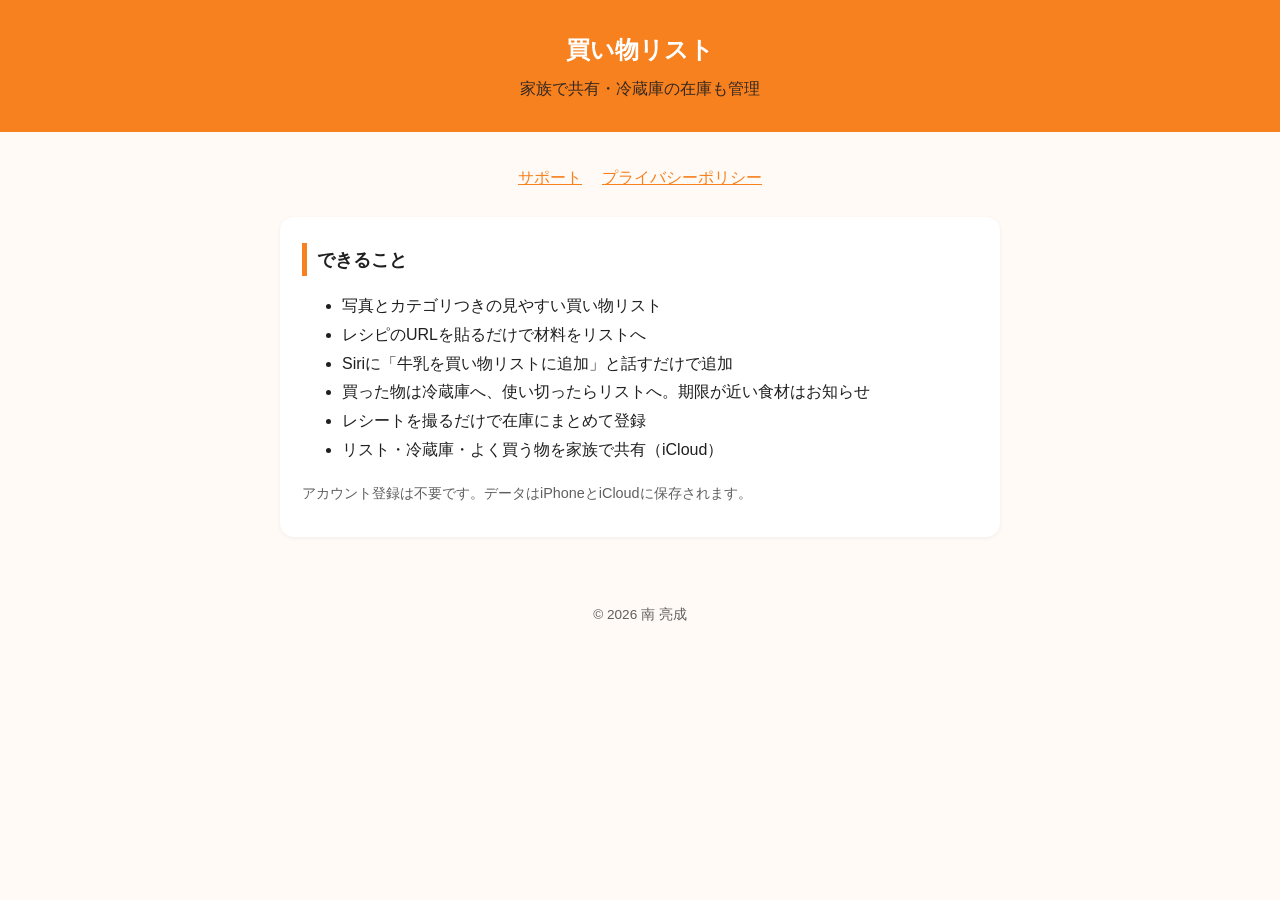
<file: index.html>
<!doctype html>
<html lang="ja">
<head>
  <meta charset="utf-8">
  <meta name="viewport" content="width=device-width, initial-scale=1">
  <title>買い物リスト｜家族で共有・冷蔵庫の在庫も管理</title>
  <meta name="description" content="買い物リスト・冷蔵庫の在庫・よく買う物をひとつのアプリで。家族とも共有できるiPhoneアプリです。">
  <link rel="stylesheet" href="style.css">
</head>
<body>
<header>
  <h1>買い物リスト</h1>
  <p>家族で共有・冷蔵庫の在庫も管理</p>
</header>
<main>
  <nav><a href="support.html">サポート</a><a href="privacy.html">プライバシーポリシー</a></nav>

  <section>
    <h2>できること</h2>
    <ul>
      <li>写真とカテゴリつきの見やすい買い物リスト</li>
      <li>レシピのURLを貼るだけで材料をリストへ</li>
      <li>Siriに「牛乳を買い物リストに追加」と話すだけで追加</li>
      <li>買った物は冷蔵庫へ、使い切ったらリストへ。期限が近い食材はお知らせ</li>
      <li>レシートを撮るだけで在庫にまとめて登録</li>
      <li>リスト・冷蔵庫・よく買う物を家族で共有（iCloud）</li>
    </ul>
    <p class="sub">アカウント登録は不要です。データはiPhoneとiCloudに保存されます。</p>
  </section>
</main>
<footer>© 2026 南 亮成</footer>
</body>
</html>
</file>
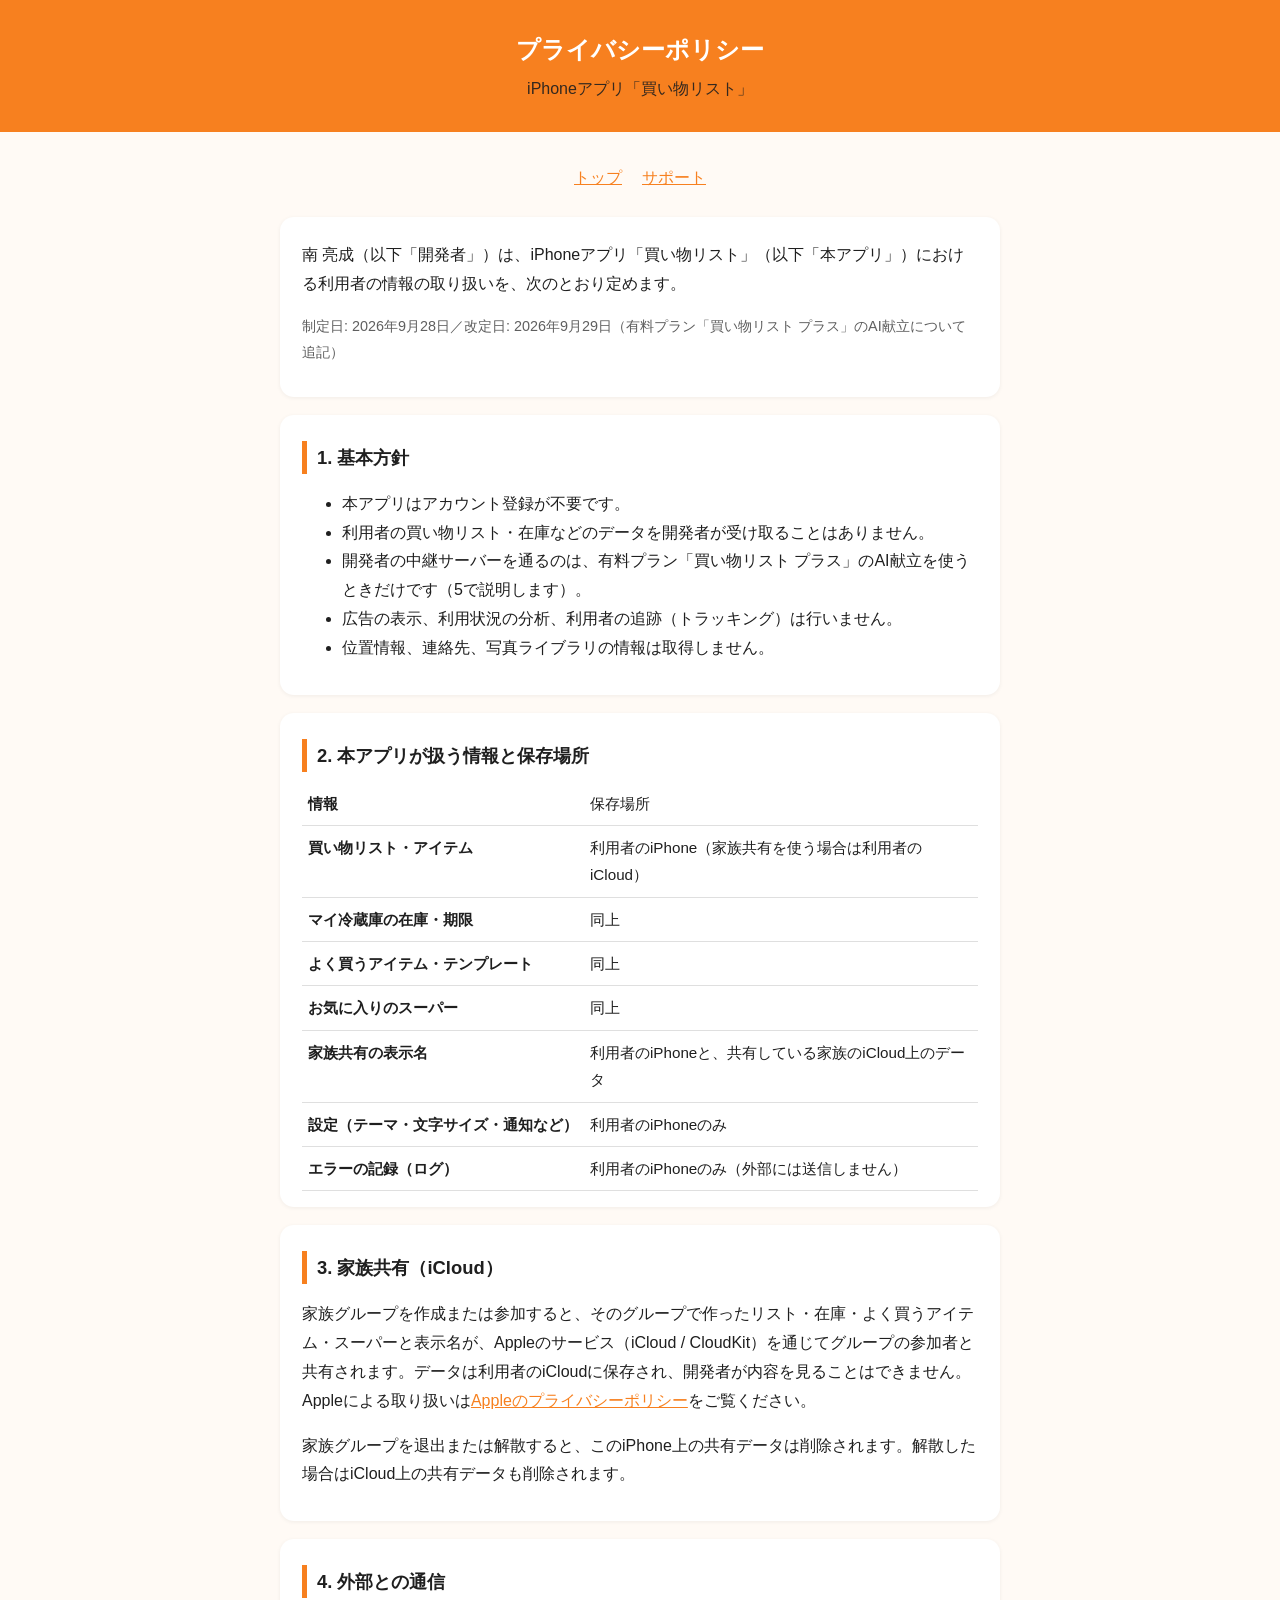
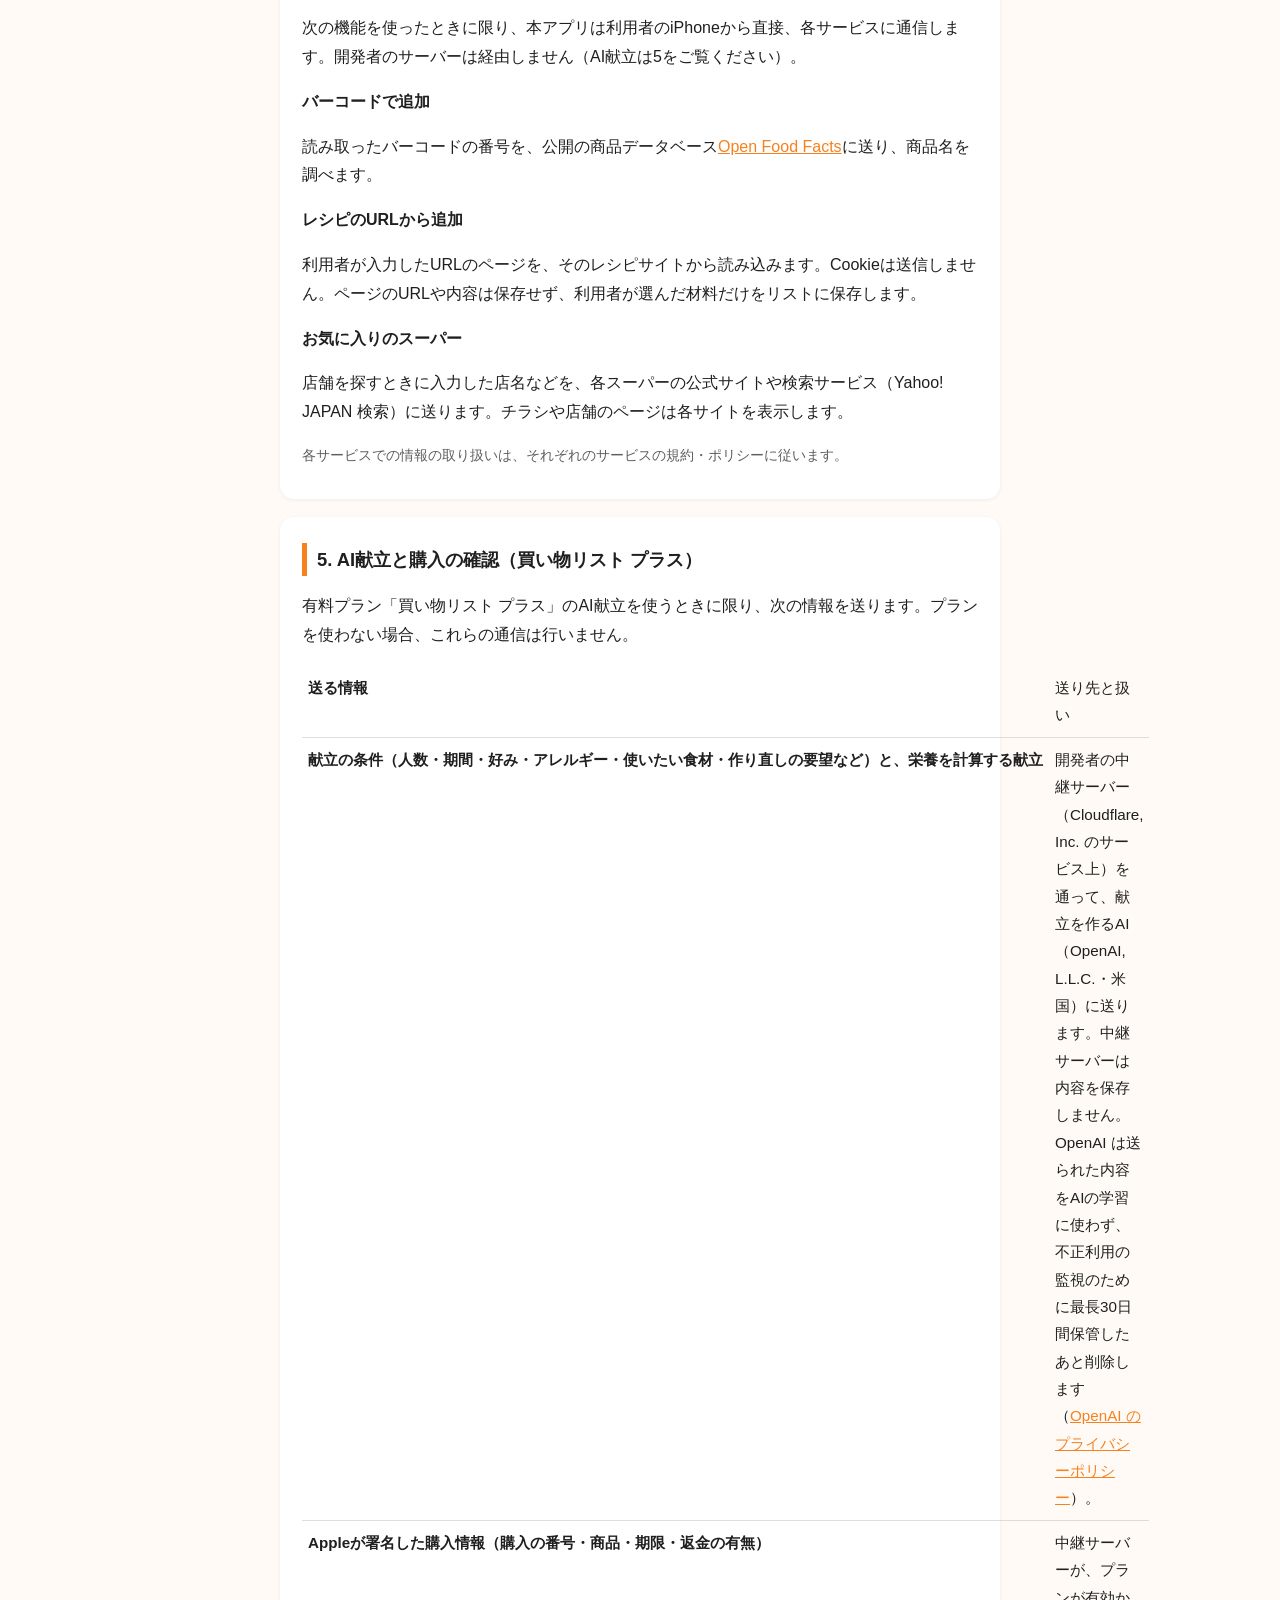
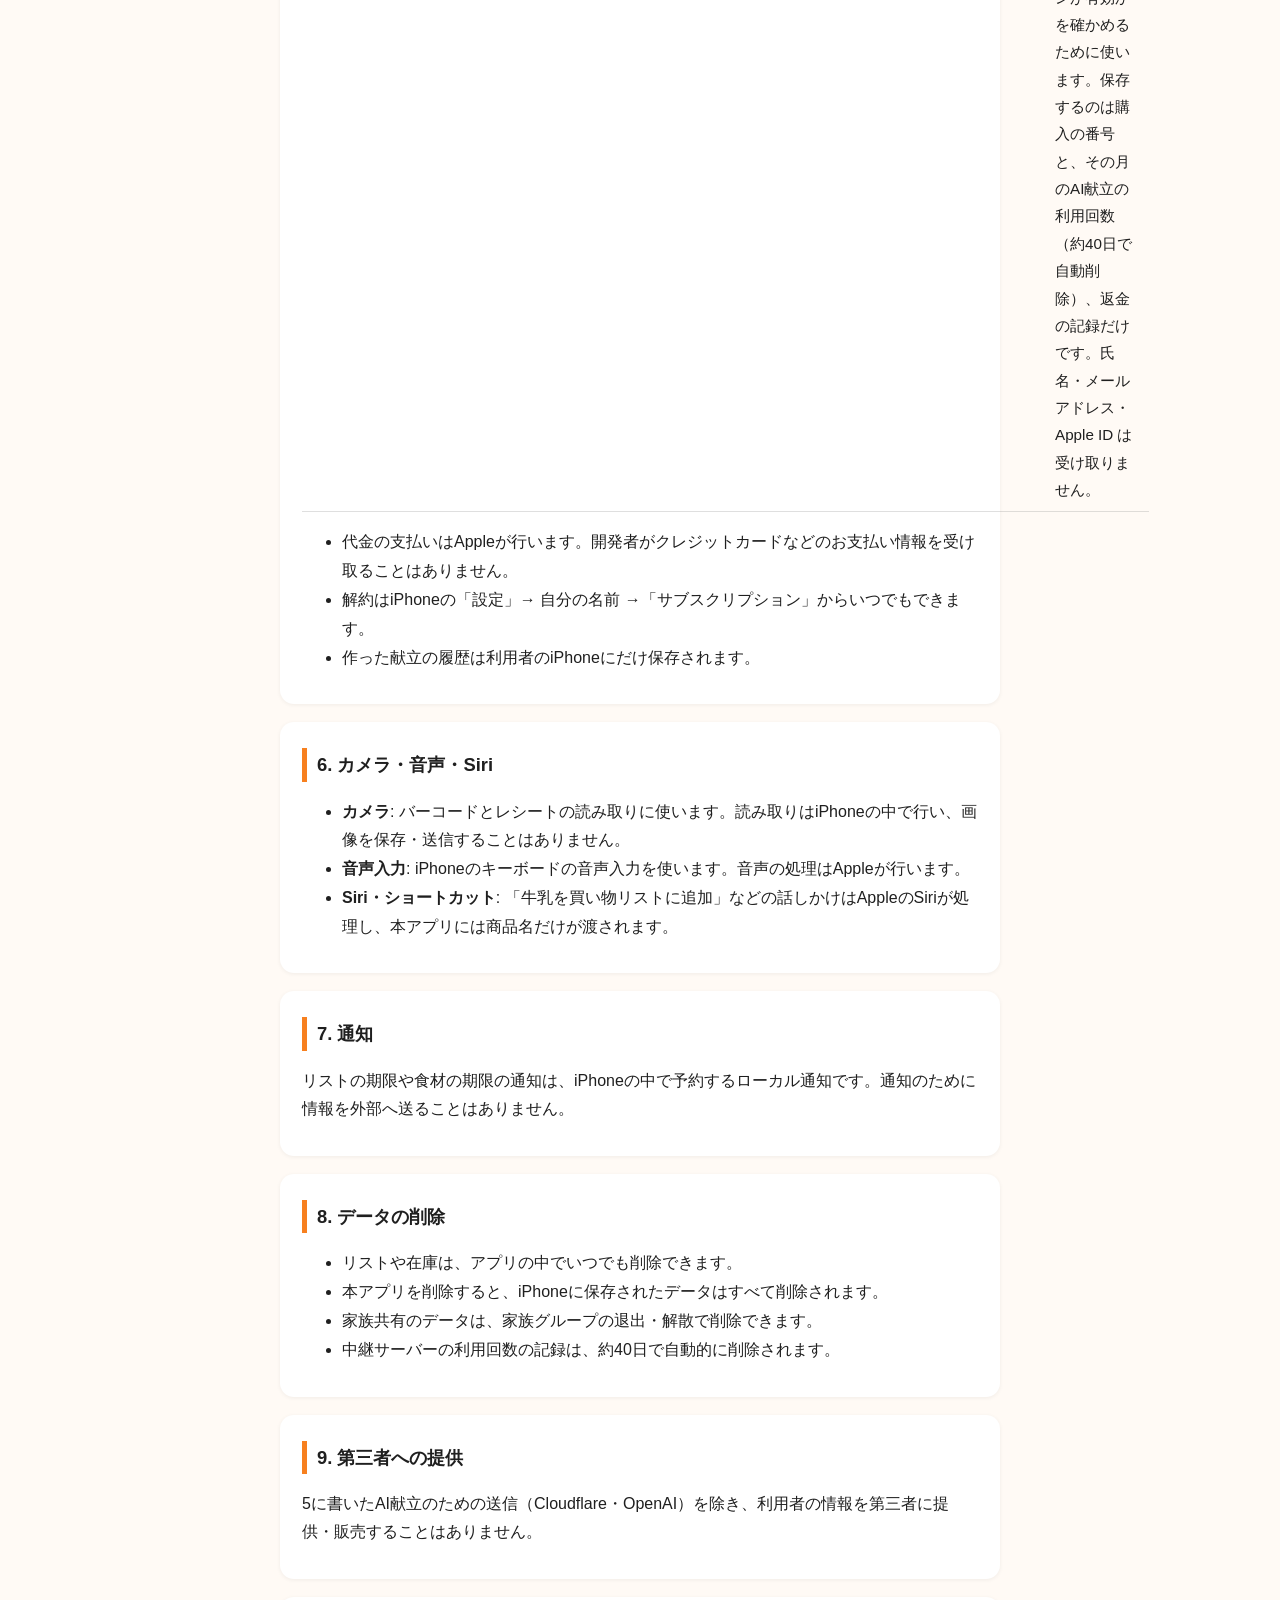
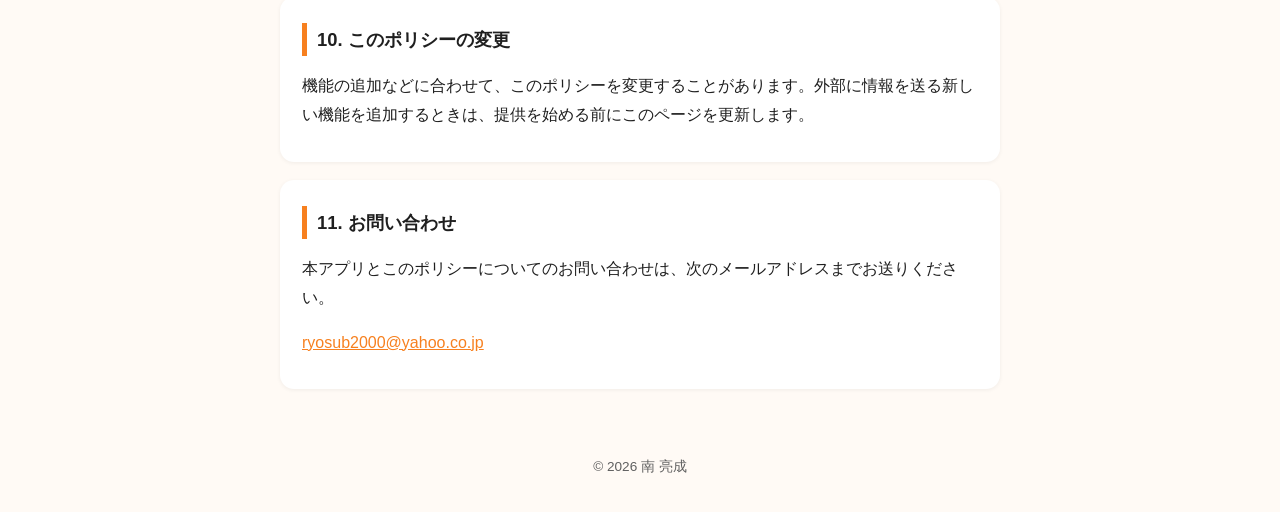
<file: privacy.html>
<!doctype html>
<html lang="ja">
<head>
  <meta charset="utf-8">
  <meta name="viewport" content="width=device-width, initial-scale=1">
  <title>プライバシーポリシー｜買い物リスト</title>
  <link rel="stylesheet" href="style.css">
</head>
<body>
<header>
  <h1>プライバシーポリシー</h1>
  <p>iPhoneアプリ「買い物リスト」</p>
</header>
<main>
  <nav><a href="index.html">トップ</a><a href="support.html">サポート</a></nav>

  <section>
    <p>南 亮成（以下「開発者」）は、iPhoneアプリ「買い物リスト」（以下「本アプリ」）における利用者の情報の取り扱いを、次のとおり定めます。</p>
    <p class="sub">制定日: 2026年9月28日／改定日: 2026年9月29日（有料プラン「買い物リスト プラス」のAI献立について追記）</p>
  </section>

  <section>
    <h2>1. 基本方針</h2>
    <ul>
      <li>本アプリはアカウント登録が不要です。</li>
      <li>利用者の買い物リスト・在庫などのデータを開発者が受け取ることはありません。</li>
      <li>開発者の中継サーバーを通るのは、有料プラン「買い物リスト プラス」のAI献立を使うときだけです（5で説明します）。</li>
      <li>広告の表示、利用状況の分析、利用者の追跡（トラッキング）は行いません。</li>
      <li>位置情報、連絡先、写真ライブラリの情報は取得しません。</li>
    </ul>
  </section>

  <section>
    <h2>2. 本アプリが扱う情報と保存場所</h2>
    <table>
      <tr><th>情報</th><td>保存場所</td></tr>
      <tr><th>買い物リスト・アイテム</th><td>利用者のiPhone（家族共有を使う場合は利用者のiCloud）</td></tr>
      <tr><th>マイ冷蔵庫の在庫・期限</th><td>同上</td></tr>
      <tr><th>よく買うアイテム・テンプレート</th><td>同上</td></tr>
      <tr><th>お気に入りのスーパー</th><td>同上</td></tr>
      <tr><th>家族共有の表示名</th><td>利用者のiPhoneと、共有している家族のiCloud上のデータ</td></tr>
      <tr><th>設定（テーマ・文字サイズ・通知など）</th><td>利用者のiPhoneのみ</td></tr>
      <tr><th>エラーの記録（ログ）</th><td>利用者のiPhoneのみ（外部には送信しません）</td></tr>
    </table>
  </section>

  <section>
    <h2>3. 家族共有（iCloud）</h2>
    <p>家族グループを作成または参加すると、そのグループで作ったリスト・在庫・よく買うアイテム・スーパーと表示名が、Appleのサービス（iCloud / CloudKit）を通じてグループの参加者と共有されます。データは利用者のiCloudに保存され、開発者が内容を見ることはできません。Appleによる取り扱いは<a href="https://www.apple.com/jp/legal/privacy/">Appleのプライバシーポリシー</a>をご覧ください。</p>
    <p>家族グループを退出または解散すると、このiPhone上の共有データは削除されます。解散した場合はiCloud上の共有データも削除されます。</p>
  </section>

  <section>
    <h2>4. 外部との通信</h2>
    <p>次の機能を使ったときに限り、本アプリは利用者のiPhoneから直接、各サービスに通信します。開発者のサーバーは経由しません（AI献立は5をご覧ください）。</p>
    <h3>バーコードで追加</h3>
    <p>読み取ったバーコードの番号を、公開の商品データベース<a href="https://world.openfoodfacts.org/">Open Food Facts</a>に送り、商品名を調べます。</p>
    <h3>レシピのURLから追加</h3>
    <p>利用者が入力したURLのページを、そのレシピサイトから読み込みます。Cookieは送信しません。ページのURLや内容は保存せず、利用者が選んだ材料だけをリストに保存します。</p>
    <h3>お気に入りのスーパー</h3>
    <p>店舗を探すときに入力した店名などを、各スーパーの公式サイトや検索サービス（Yahoo! JAPAN 検索）に送ります。チラシや店舗のページは各サイトを表示します。</p>
    <p class="sub">各サービスでの情報の取り扱いは、それぞれのサービスの規約・ポリシーに従います。</p>
  </section>

  <section>
    <h2>5. AI献立と購入の確認（買い物リスト プラス）</h2>
    <p>有料プラン「買い物リスト プラス」のAI献立を使うときに限り、次の情報を送ります。プランを使わない場合、これらの通信は行いません。</p>
    <table>
      <tr><th>送る情報</th><td>送り先と扱い</td></tr>
      <tr><th>献立の条件（人数・期間・好み・アレルギー・使いたい食材・作り直しの要望など）と、栄養を計算する献立</th><td>開発者の中継サーバー（Cloudflare, Inc. のサービス上）を通って、献立を作るAI（OpenAI, L.L.C.・米国）に送ります。中継サーバーは内容を保存しません。OpenAI は送られた内容をAIの学習に使わず、不正利用の監視のために最長30日間保管したあと削除します（<a href="https://openai.com/policies/privacy-policy/">OpenAI のプライバシーポリシー</a>）。</td></tr>
      <tr><th>Appleが署名した購入情報（購入の番号・商品・期限・返金の有無）</th><td>中継サーバーが、プランが有効かを確かめるために使います。保存するのは購入の番号と、その月のAI献立の利用回数（約40日で自動削除）、返金の記録だけです。氏名・メールアドレス・Apple ID は受け取りません。</td></tr>
    </table>
    <ul>
      <li>代金の支払いはAppleが行います。開発者がクレジットカードなどのお支払い情報を受け取ることはありません。</li>
      <li>解約はiPhoneの「設定」→ 自分の名前 →「サブスクリプション」からいつでもできます。</li>
      <li>作った献立の履歴は利用者のiPhoneにだけ保存されます。</li>
    </ul>
  </section>

  <section>
    <h2>6. カメラ・音声・Siri</h2>
    <ul>
      <li><strong>カメラ</strong>: バーコードとレシートの読み取りに使います。読み取りはiPhoneの中で行い、画像を保存・送信することはありません。</li>
      <li><strong>音声入力</strong>: iPhoneのキーボードの音声入力を使います。音声の処理はAppleが行います。</li>
      <li><strong>Siri・ショートカット</strong>: 「牛乳を買い物リストに追加」などの話しかけはAppleのSiriが処理し、本アプリには商品名だけが渡されます。</li>
    </ul>
  </section>

  <section>
    <h2>7. 通知</h2>
    <p>リストの期限や食材の期限の通知は、iPhoneの中で予約するローカル通知です。通知のために情報を外部へ送ることはありません。</p>
  </section>

  <section>
    <h2>8. データの削除</h2>
    <ul>
      <li>リストや在庫は、アプリの中でいつでも削除できます。</li>
      <li>本アプリを削除すると、iPhoneに保存されたデータはすべて削除されます。</li>
      <li>家族共有のデータは、家族グループの退出・解散で削除できます。</li>
      <li>中継サーバーの利用回数の記録は、約40日で自動的に削除されます。</li>
    </ul>
  </section>

  <section>
    <h2>9. 第三者への提供</h2>
    <p>5に書いたAI献立のための送信（Cloudflare・OpenAI）を除き、利用者の情報を第三者に提供・販売することはありません。</p>
  </section>

  <section>
    <h2>10. このポリシーの変更</h2>
    <p>機能の追加などに合わせて、このポリシーを変更することがあります。外部に情報を送る新しい機能を追加するときは、提供を始める前にこのページを更新します。</p>
  </section>

  <section>
    <h2>11. お問い合わせ</h2>
    <p>本アプリとこのポリシーについてのお問い合わせは、次のメールアドレスまでお送りください。</p>
    <p><a href="mailto:ryosub2000@yahoo.co.jp">ryosub2000@yahoo.co.jp</a></p>
  </section>
</main>
<footer>© 2026 南 亮成</footer>
</body>
</html>
</file>
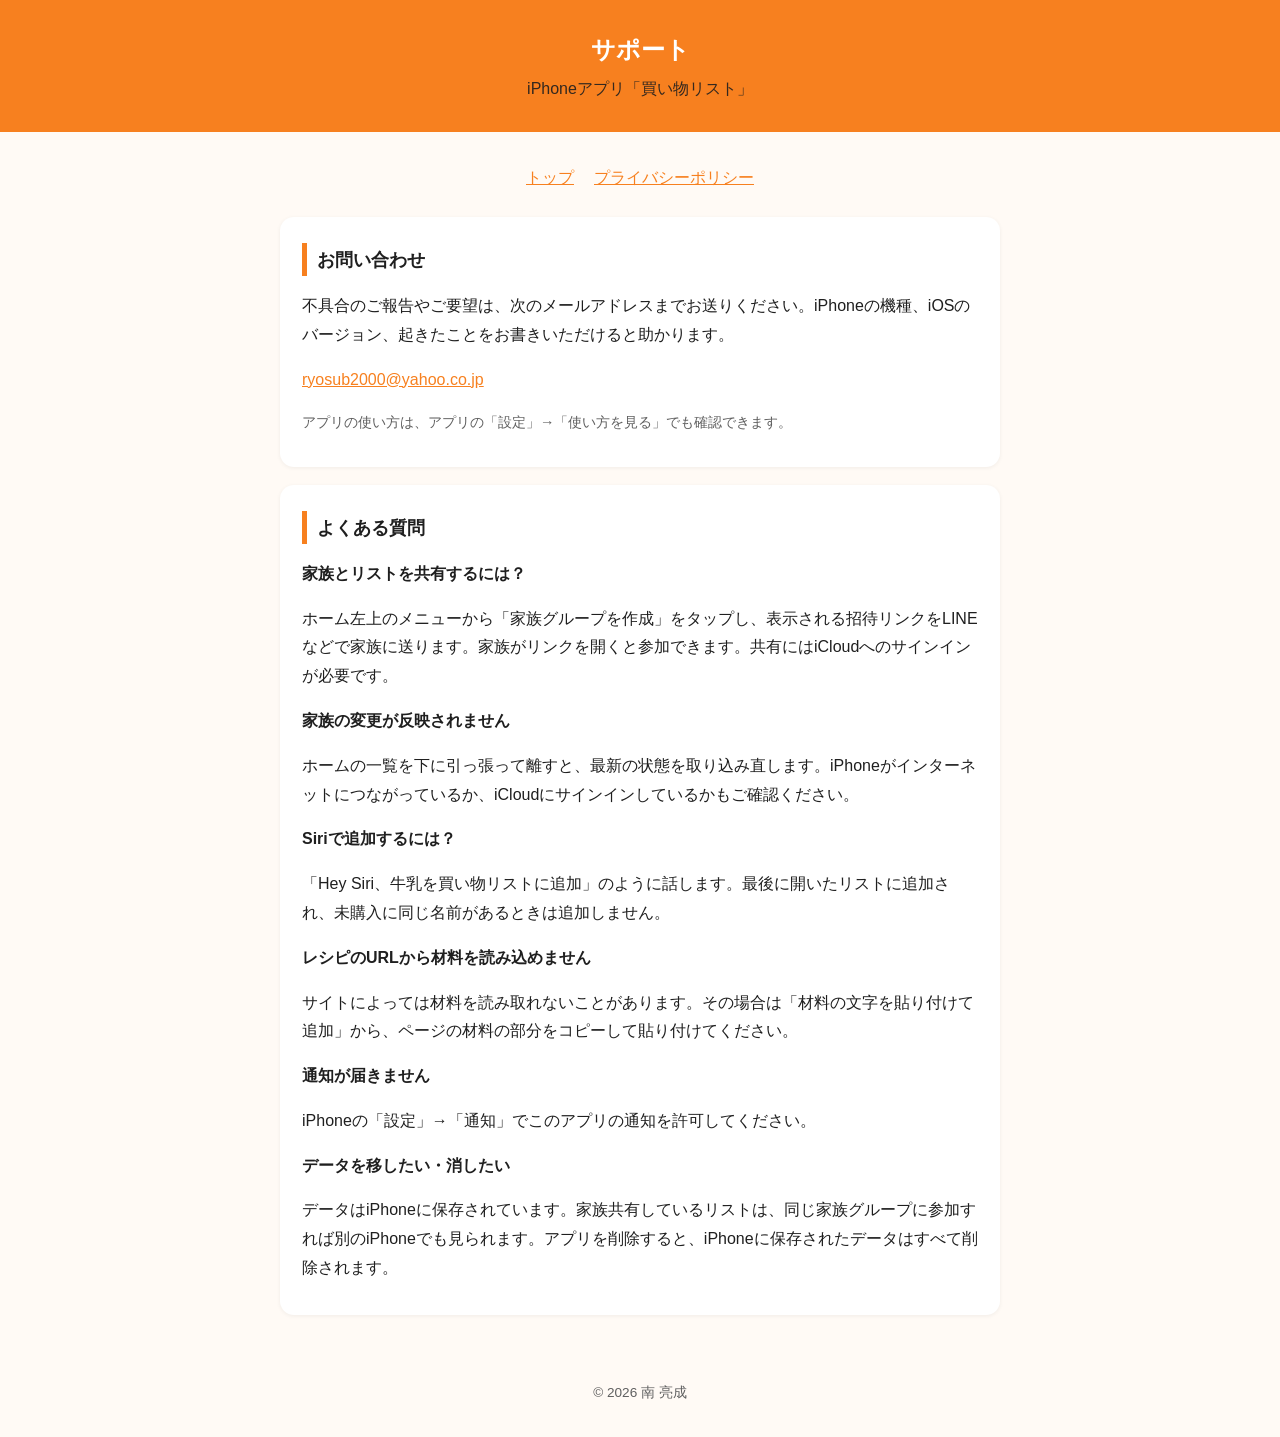
<file: support.html>
<!doctype html>
<html lang="ja">
<head>
  <meta charset="utf-8">
  <meta name="viewport" content="width=device-width, initial-scale=1">
  <title>サポート｜買い物リスト</title>
  <link rel="stylesheet" href="style.css">
</head>
<body>
<header>
  <h1>サポート</h1>
  <p>iPhoneアプリ「買い物リスト」</p>
</header>
<main>
  <nav><a href="index.html">トップ</a><a href="privacy.html">プライバシーポリシー</a></nav>

  <section>
    <h2>お問い合わせ</h2>
    <p>不具合のご報告やご要望は、次のメールアドレスまでお送りください。iPhoneの機種、iOSのバージョン、起きたことをお書きいただけると助かります。</p>
    <p><a href="mailto:ryosub2000@yahoo.co.jp?subject=%E8%B2%B7%E3%81%84%E7%89%A9%E3%83%AA%E3%82%B9%E3%83%88%E3%81%AB%E3%81%A4%E3%81%84%E3%81%A6">ryosub2000@yahoo.co.jp</a></p>
    <p class="sub">アプリの使い方は、アプリの「設定」→「使い方を見る」でも確認できます。</p>
  </section>

  <section>
    <h2>よくある質問</h2>

    <h3>家族とリストを共有するには？</h3>
    <p>ホーム左上のメニューから「家族グループを作成」をタップし、表示される招待リンクをLINEなどで家族に送ります。家族がリンクを開くと参加できます。共有にはiCloudへのサインインが必要です。</p>

    <h3>家族の変更が反映されません</h3>
    <p>ホームの一覧を下に引っ張って離すと、最新の状態を取り込み直します。iPhoneがインターネットにつながっているか、iCloudにサインインしているかもご確認ください。</p>

    <h3>Siriで追加するには？</h3>
    <p>「Hey Siri、牛乳を買い物リストに追加」のように話します。最後に開いたリストに追加され、未購入に同じ名前があるときは追加しません。</p>

    <h3>レシピのURLから材料を読み込めません</h3>
    <p>サイトによっては材料を読み取れないことがあります。その場合は「材料の文字を貼り付けて追加」から、ページの材料の部分をコピーして貼り付けてください。</p>

    <h3>通知が届きません</h3>
    <p>iPhoneの「設定」→「通知」でこのアプリの通知を許可してください。</p>

    <h3>データを移したい・消したい</h3>
    <p>データはiPhoneに保存されています。家族共有しているリストは、同じ家族グループに参加すれば別のiPhoneでも見られます。アプリを削除すると、iPhoneに保存されたデータはすべて削除されます。</p>
  </section>
</main>
<footer>© 2026 南 亮成</footer>
</body>
</html>
</file>
<file: style.css>
:root {
  --accent: #f7801f;
  --text: #1f1f1f;
  --sub: #5f5f5f;
  --bg: #fffaf5;
  --card: #ffffff;
}
@media (prefers-color-scheme: dark) {
  :root {
    --text: #f2f2f2;
    --sub: #b5b5b5;
    --bg: #1b1714;
    --card: #26211d;
  }
}
* { box-sizing: border-box; }
body {
  margin: 0;
  font-family: -apple-system, BlinkMacSystemFont, "Hiragino Sans", "Hiragino Kaku Gothic ProN", "Noto Sans JP", sans-serif;
  color: var(--text);
  background: var(--bg);
  line-height: 1.8;
}
header {
  background: var(--accent);
  color: #fff;
  padding: 28px 20px;
  text-align: center;
}
header h1 { margin: 0; font-size: 1.5rem; }
header p { margin: 4px 0 0; opacity: .9; }
main { max-width: 760px; margin: 0 auto; padding: 24px 20px 48px; }
section {
  background: var(--card);
  border-radius: 14px;
  padding: 8px 22px 16px;
  margin: 0 0 18px;
  box-shadow: 0 1px 4px rgba(0, 0, 0, .06);
}
h2 { font-size: 1.15rem; border-left: 5px solid var(--accent); padding-left: 10px; margin: 18px 0 10px; }
h3 { font-size: 1rem; margin: 16px 0 4px; }
p, li { color: var(--text); }
.sub { color: var(--sub); font-size: .9rem; }
a { color: var(--accent); }
nav { text-align: center; margin: 8px 0 24px; }
nav a { margin: 0 10px; }
table { width: 100%; border-collapse: collapse; font-size: .95rem; }
th, td { text-align: left; vertical-align: top; padding: 8px 6px; border-bottom: 1px solid rgba(127, 127, 127, .25); }
th { white-space: nowrap; }
footer { text-align: center; color: var(--sub); font-size: .85rem; padding-bottom: 32px; }
</file>
